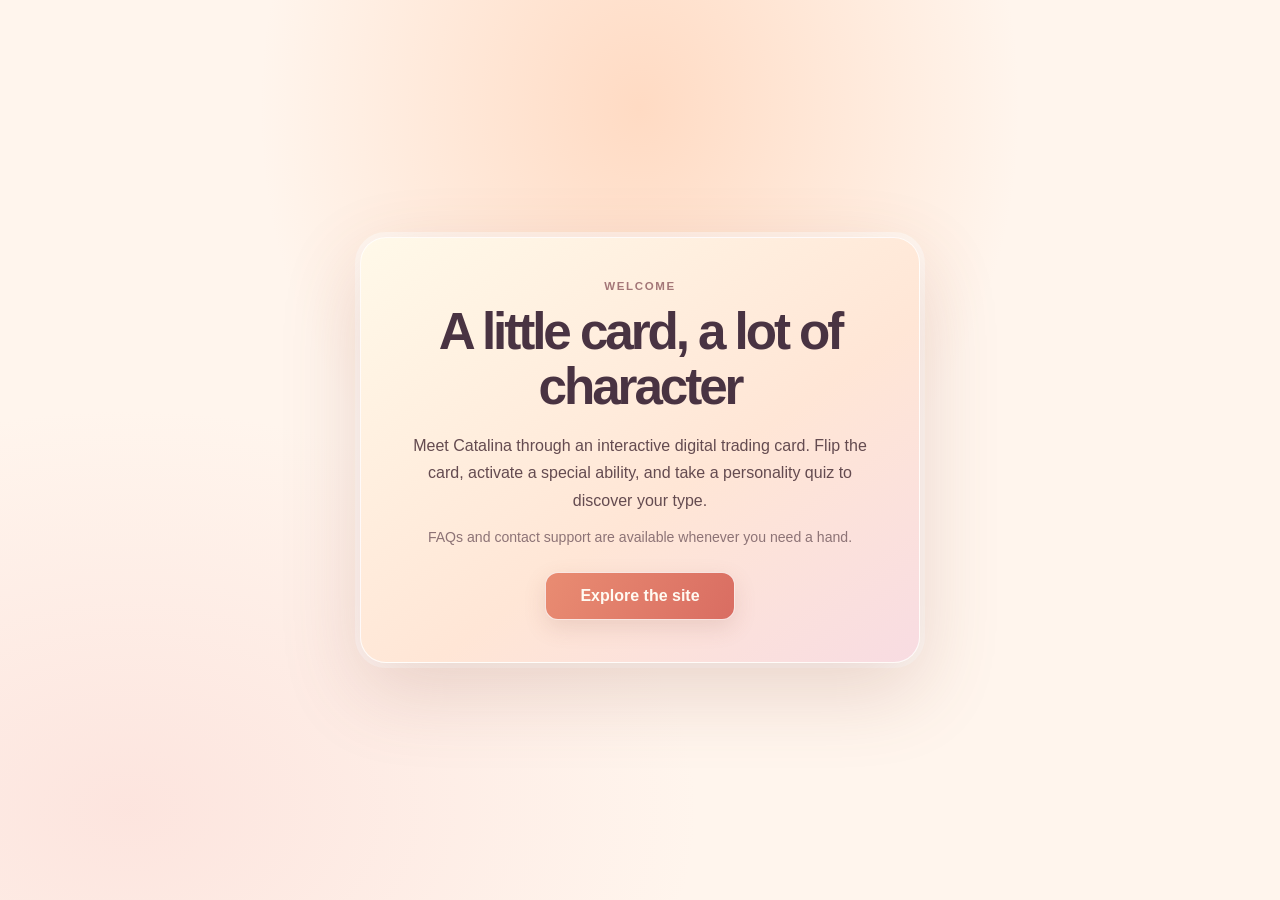
<file: index.html>
<!doctype html>
<html lang="en">
  <head>
    <meta charset="utf-8">
    <meta name="viewport" content="width=device-width, initial-scale=1">
    <meta name="theme-color" content="#fff5ed">
    <title>Welcome | Catalina's Digital Trading Card</title>
    <link rel="stylesheet" href="welcome.css">
  </head>
  <body>
    <main class="welcome-page">
      <section class="welcome-card" aria-labelledby="welcome-title">
        <p class="welcome-eyebrow">WELCOME</p>
        <h1 id="welcome-title">A little card, a lot of character</h1>
        <p class="welcome-description">Meet Catalina through an interactive digital trading card. Flip the card, activate a special ability, and take a personality quiz to discover your type.</p>
        <p class="welcome-hint">FAQs and contact support are available whenever you need a hand.</p>
        <a class="welcome-button" href="card.html">Explore the site</a>
      </section>
    </main>
  </body>
</html>
</file>
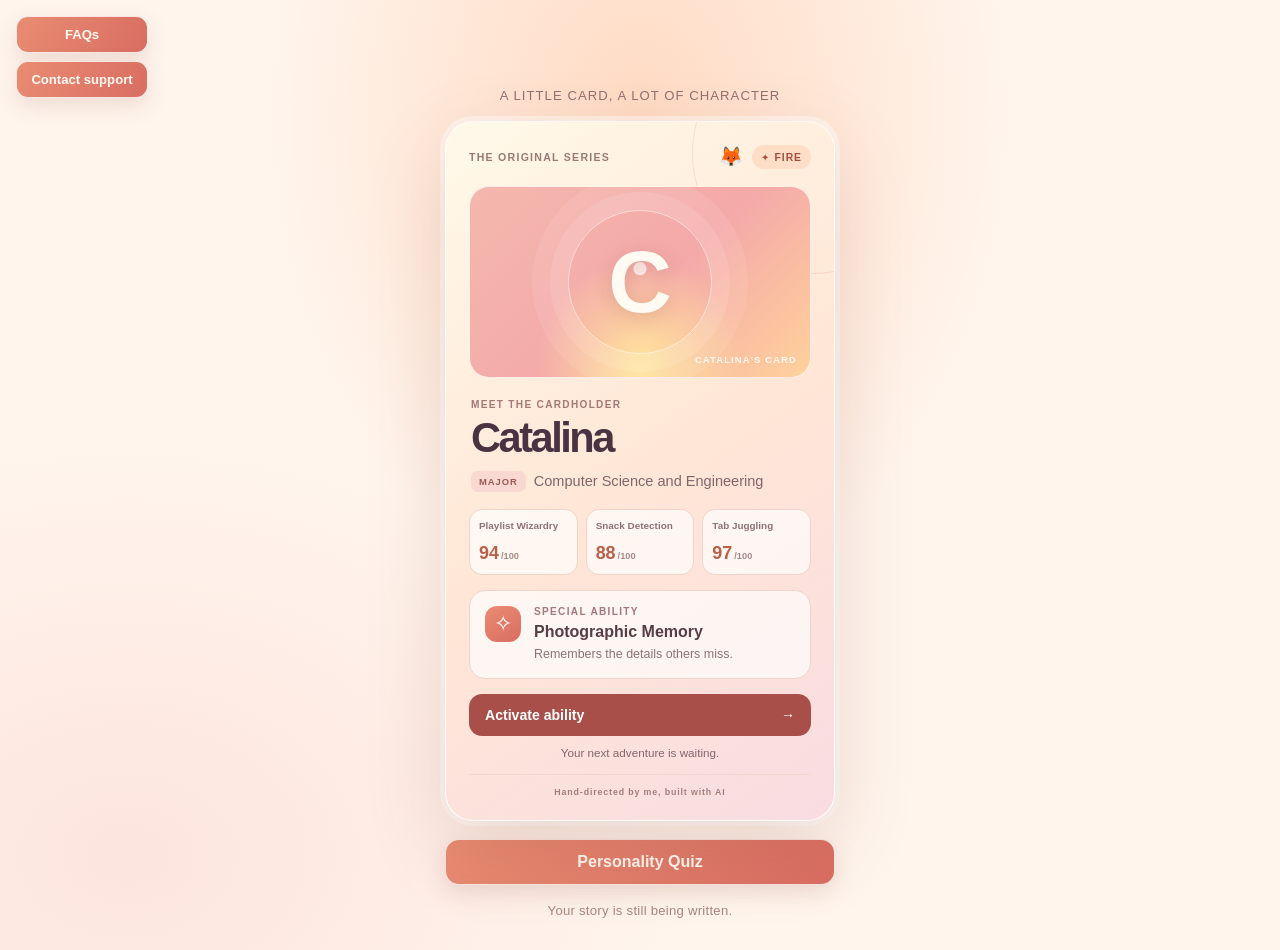
<file: card.html>
<!doctype html>
<html lang="en">
  <head>
    <meta charset="utf-8">
    <meta name="viewport" content="width=device-width, initial-scale=1">
    <meta name="theme-color" content="#fff5ed">
    <title>Catalina's Digital Trading Card</title>
    <link rel="stylesheet" href="style.css">
    <script src="script.js" defer></script>
  </head>
  <body>
    <main class="page">
      <nav class="help-links" aria-label="Help">
        <a href="faq.html">FAQs</a>
        <a href="contact.html">Contact support</a>
      </nav>

      <p class="page-label">A little card, a lot of character</p>

      <div class="card-scene" tabindex="0" aria-label="Catalina's trading card. Hover or focus to flip it.">
        <div class="card-flipper">
          <article class="trading-card card-face card-front" aria-labelledby="card-name">
            <div class="card-topline">
              <span class="card-series">THE ORIGINAL SERIES</span>
              <span class="card-topline-details">
                <span class="card-animal" role="img" aria-label="Fox">🦊</span>
                <span class="card-type"><span aria-hidden="true">✦</span> FIRE</span>
              </span>
            </div>

            <div class="portrait" aria-hidden="true">
              <span class="portrait-orbit"></span>
              <span class="portrait-initial">C</span>
              <span class="portrait-caption">CATALINA'S CARD</span>
            </div>

            <section class="identity">
              <p class="eyebrow">MEET THE CARDHOLDER</p>
              <h1 id="card-name">Catalina</h1>
              <p class="major"><span class="label">MAJOR</span> Computer Science and Engineering</p>
            </section>

            <section class="stats" aria-label="Card stats">
              <div class="stat">
                <span class="stat-name">Playlist Wizardry</span>
                <span class="stat-value">94<small>/100</small></span>
              </div>
              <div class="stat">
                <span class="stat-name">Snack Detection</span>
                <span class="stat-value">88<small>/100</small></span>
              </div>
              <div class="stat">
                <span class="stat-name">Tab Juggling</span>
                <span class="stat-value">97<small>/100</small></span>
              </div>
            </section>

            <section class="ability" aria-labelledby="ability-title">
              <div class="ability-icon" aria-hidden="true">✧</div>
              <div>
                <p class="eyebrow">SPECIAL ABILITY</p>
                <h2 id="ability-title">Photographic Memory</h2>
                <p class="ability-copy">Remembers the details others miss.</p>
              </div>
            </section>

            <button class="activate-button" type="button" aria-pressed="false">
              Activate ability
              <span aria-hidden="true">&rarr;</span>
            </button>
            <p class="card-status" aria-live="polite">Your next adventure is waiting.</p>

            <div class="card-footer">
              <span>Hand-directed by me, built with AI</span>
            </div>
          </article>

          <div class="trading-card card-face card-back" aria-hidden="true">
            <span class="back-label">CATALINA · FIRE TYPE</span>
            <svg class="back-flame" viewBox="0 0 300 400" role="img" aria-label="A pastel fire-colored flame">
              <defs>
                <linearGradient id="flame-gradient" x1="0" x2="1" y1="1" y2="0">
                  <stop offset="0" stop-color="#ef8d7e"/>
                  <stop offset="0.55" stop-color="#f6b27d"/>
                  <stop offset="1" stop-color="#ffe5a6"/>
                </linearGradient>
              </defs>
              <path fill="url(#flame-gradient)" d="M157 7c18 67 83 85 70 159 32-18 44-54 40-83 43 55 49 102 34 157-19 72-78 119-151 119S17 311 17 237c0-69 49-119 93-188-3 53 14 76 27 92 13-43 24-87 20-134Z"/>
              <path fill="#fff2c9" d="M155 140c2 39-24 59-22 96-23-10-34-29-34-50-26 31-37 57-32 86 7 42 42 69 86 69s79-28 86-70c7-43-20-72-39-98 0 23-10 39-24 48 4-32-8-58-21-81Z"/>
              <path fill="#f7be78" d="M153 220c-8 28-29 38-29 66 0 19 13 34 30 34s31-15 31-34c0-26-18-43-32-66Z"/>
            </svg>
            <span class="back-caption">A LITTLE SPARK. A LOT OF HEART.</span>
          </div>
        </div>
      </div>

      <section class="quiz-section" aria-labelledby="quiz-start">
        <button class="quiz-launch" id="quiz-start" type="button">Personality Quiz</button>
        <div class="quiz-panel" id="quiz-panel" hidden>
          <p class="quiz-progress" id="quiz-progress" aria-live="polite"></p>
          <h2 class="quiz-question" id="quiz-question"></h2>
          <div class="quiz-options" id="quiz-options" role="group" aria-labelledby="quiz-question"></div>
          <p class="quiz-result" id="quiz-result" aria-live="polite"></p>
          <button class="quiz-restart" id="quiz-restart" type="button" hidden>Take the quiz again</button>
        </div>
      </section>

      <p class="page-note">Your story is still being written.</p>
    </main>

  </body>
</html>
</file>
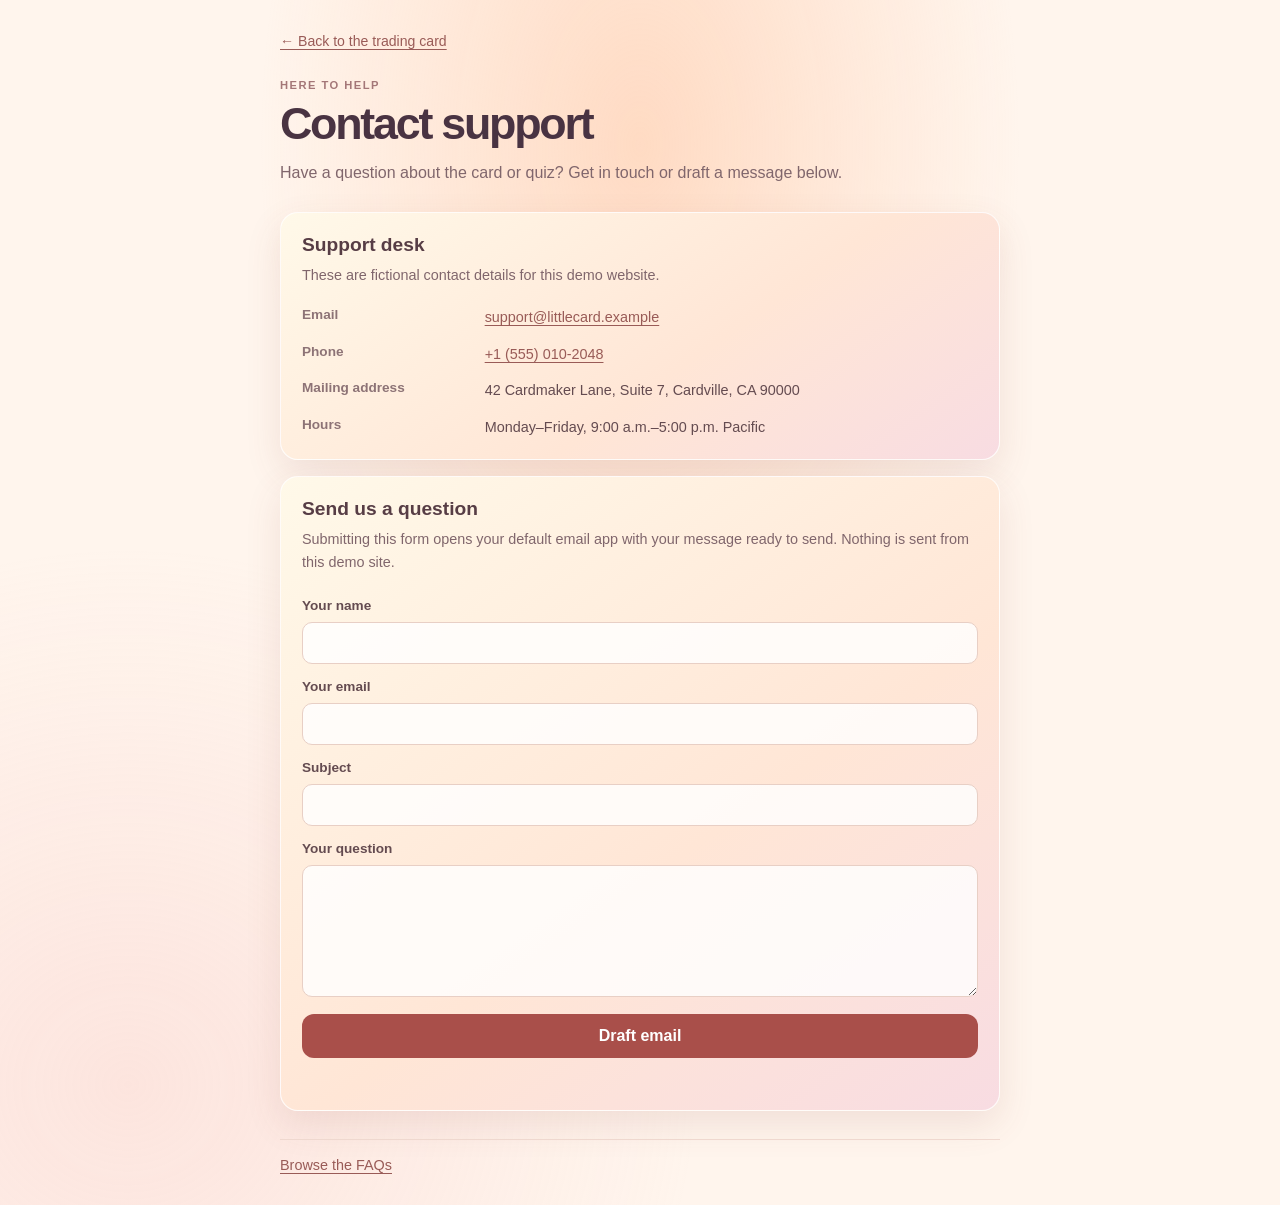
<file: contact.html>
<!doctype html>
<html lang="en">
  <head>
    <meta charset="utf-8">
    <meta name="viewport" content="width=device-width, initial-scale=1">
    <meta name="theme-color" content="#fff5ed">
    <title>Contact Support | Catalina's Digital Trading Card</title>
    <link rel="stylesheet" href="contact.css">
    <script src="contact.js" defer></script>
  </head>
  <body>
    <main class="help-page">
      <a class="back-link" href="card.html">&larr; Back to the trading card</a>
      <header class="help-header">
        <p class="eyebrow">HERE TO HELP</p>
        <h1>Contact support</h1>
        <p>Have a question about the card or quiz? Get in touch or draft a message below.</p>
      </header>

      <section class="contact-card" aria-labelledby="contact-details">
        <h2 id="contact-details">Support desk</h2>
        <p>These are fictional contact details for this demo website.</p>
        <dl class="contact-details">
          <div>
            <dt>Email</dt>
            <dd><a href="mailto:support@littlecard.example">support@littlecard.example</a></dd>
          </div>
          <div>
            <dt>Phone</dt>
            <dd><a href="tel:+15550102048">+1 (555) 010-2048</a></dd>
          </div>
          <div>
            <dt>Mailing address</dt>
            <dd>42 Cardmaker Lane, Suite 7, Cardville, CA 90000</dd>
          </div>
          <div>
            <dt>Hours</dt>
            <dd>Monday–Friday, 9:00 a.m.–5:00 p.m. Pacific</dd>
          </div>
        </dl>
      </section>

      <section class="contact-card form-card" aria-labelledby="question-title">
        <h2 id="question-title">Send us a question</h2>
        <p>Submitting this form opens your default email app with your message ready to send. Nothing is sent from this demo site.</p>
        <form id="question-form" novalidate>
          <label for="name">Your name</label>
          <input id="name" name="name" autocomplete="name" maxlength="100" required>

          <label for="email">Your email</label>
          <input id="email" name="email" type="email" autocomplete="email" maxlength="254" aria-describedby="email-error" required>
          <p class="form-error" id="email-error" role="alert" hidden>Please enter a valid email.</p>

          <label for="subject">Subject</label>
          <input id="subject" name="subject" maxlength="120" required>

          <label for="message">Your question</label>
          <textarea id="message" name="message" rows="6" maxlength="2000" required></textarea>

          <button type="submit">Draft email</button>
          <p class="form-status" id="form-status" aria-live="polite"></p>
        </form>
      </section>

      <footer class="help-footer">
        <a href="faq.html">Browse the FAQs</a>
      </footer>
    </main>
  </body>
</html>
</file>
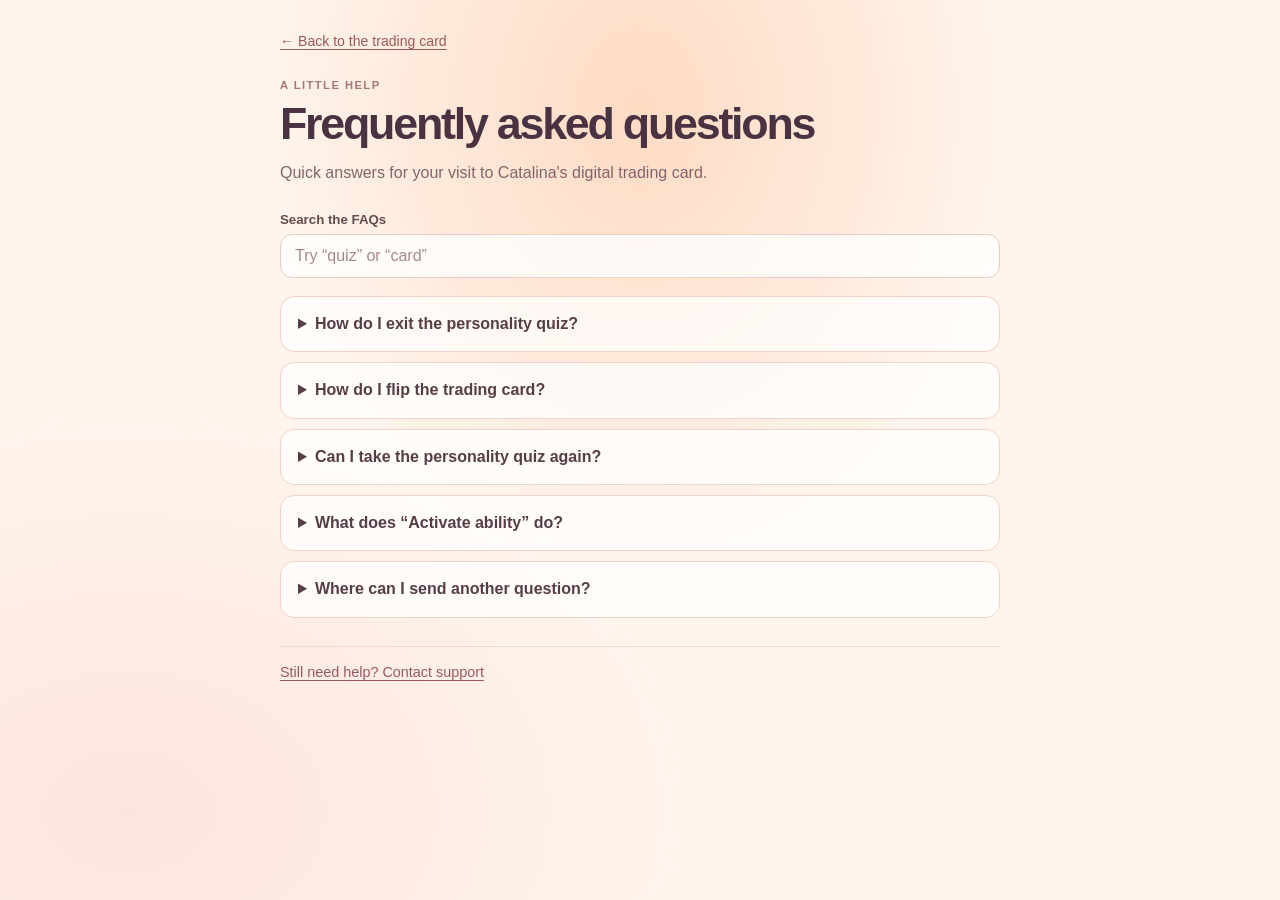
<file: faq.html>
<!doctype html>
<html lang="en">
  <head>
    <meta charset="utf-8">
    <meta name="viewport" content="width=device-width, initial-scale=1">
    <meta name="theme-color" content="#fff5ed">
    <title>FAQs | Catalina's Digital Trading Card</title>
    <link rel="stylesheet" href="faq.css">
    <script src="faq.js" defer></script>
  </head>
  <body>
    <main class="help-page">
      <a class="back-link" href="card.html">&larr; Back to the trading card</a>
      <header class="help-header">
        <p class="eyebrow">A LITTLE HELP</p>
        <h1>Frequently asked questions</h1>
        <p>Quick answers for your visit to Catalina's digital trading card.</p>
      </header>

      <label class="search-label" for="faq-search">Search the FAQs</label>
      <input id="faq-search" class="faq-search" type="search" placeholder="Try “quiz” or “card”">

      <section class="faq-list" aria-label="Frequently asked questions">
        <details class="faq-item">
          <summary>How do I exit the personality quiz?</summary>
          <p>Click or tap anywhere outside the quiz and the trading card. The quiz panel will close. To open it again, select <strong>Personality Quiz</strong> on the home page.</p>
        </details>
        <details class="faq-item">
          <summary>How do I flip the trading card?</summary>
          <p>On a device with a mouse, hover over the card. With a keyboard, tab to the card and focus it to see the back.</p>
        </details>
        <details class="faq-item">
          <summary>Can I take the personality quiz again?</summary>
          <p>Yes. After you see your result, choose <strong>Take the quiz again</strong> to start over with a fresh set of answers.</p>
        </details>
        <details class="faq-item">
          <summary>What does “Activate ability” do?</summary>
          <p>It toggles the card's special ability message. Select it again to return to the original message.</p>
        </details>
        <details class="faq-item">
          <summary>Where can I send another question?</summary>
          <p>Visit the <a href="contact.html">support page</a> for contact details and a form to draft an email.</p>
        </details>
      </section>
      <p class="no-results" id="no-results" hidden>No FAQs match that search. Try another word.</p>
      <footer class="help-footer">
        <a href="contact.html">Still need help? Contact support</a>
      </footer>
    </main>
  </body>
</html>
</file>
<file: welcome.css>
:root {
  color-scheme: light;
  font-family: "Trebuchet MS", Arial, sans-serif;
  background: #fff5ed;
  color: #493342;
  font-synthesis: none;
  text-rendering: optimizeLegibility;
}

* {
  box-sizing: border-box;
}

body {
  min-width: 320px;
  min-height: 100vh;
  margin: 0;
  background:
    radial-gradient(ellipse at 50% 12%, rgb(255 190 150 / 48%), transparent 42%),
    radial-gradient(ellipse at 10% 90%, rgb(247 190 188 / 30%), transparent 35%),
    #fff5ed;
}

.welcome-page {
  display: grid;
  min-height: 100vh;
  place-items: center;
  padding: 24px 18px;
}

.welcome-card {
  width: min(100%, 560px);
  padding: clamp(24px, 6vw, 42px);
  border: 1px solid rgb(255 255 255 / 82%);
  border-radius: 26px;
  background: linear-gradient(145deg, #fff9e9, #ffe6d6 58%, #f8dce2);
  box-shadow:
    0 28px 80px rgb(143 78 66 / 20%),
    0 0 0 5px rgb(255 255 255 / 45%);
  text-align: center;
}

.welcome-eyebrow {
  margin: 0 0 12px;
  color: #a47778;
  font-size: 0.72rem;
  font-weight: 800;
  letter-spacing: 0.14em;
}

.welcome-card h1 {
  margin: 0;
  color: #493342;
  font-size: clamp(2rem, 8vw, 3.2rem);
  letter-spacing: -0.06em;
  line-height: 1.08;
}

.welcome-description {
  margin: 18px 0 0;
  color: #644b50;
  font-size: 1rem;
  line-height: 1.7;
}

.welcome-hint {
  margin: 12px 0 24px;
  color: #8d7376;
  font-size: 0.88rem;
  line-height: 1.6;
}

.welcome-button {
  display: inline-block;
  min-width: 190px;
  padding: 14px 22px;
  border: 1px solid rgb(255 255 255 / 80%);
  border-radius: 13px;
  background: linear-gradient(120deg, #e98c72, #d96d62);
  box-shadow: 0 8px 22px rgb(143 78 66 / 15%);
  color: #fffaf2;
  font-weight: 800;
  text-decoration: none;
  transition: transform 180ms ease, filter 180ms ease;
}

.welcome-button:hover {
  transform: translateY(-2px);
  filter: brightness(1.05);
}

.welcome-button:focus-visible {
  outline: 3px solid #e49a80;
  outline-offset: 3px;
}

@media (prefers-reduced-motion: reduce) {
  *,
  *::before,
  *::after {
    scroll-behavior: auto !important;
    transition-duration: 0.01ms !important;
  }
}
</file>
<file: style.css>
:root {
  color-scheme: light;
  font-family: "Trebuchet MS", Arial, sans-serif;
  background: #fff5ed;
  color: #493342;
  font-synthesis: none;
  text-rendering: optimizeLegibility;
}

* {
  box-sizing: border-box;
}

body {
  min-width: 320px;
  min-height: 100vh;
  margin: 0;
  background:
    radial-gradient(ellipse at 50% 12%, rgb(255 190 150 / 48%), transparent 42%),
    radial-gradient(ellipse at 10% 90%, rgb(247 190 188 / 30%), transparent 35%),
    #fff5ed;
}

button {
  font: inherit;
}

.page {
  display: grid;
  min-height: 100vh;
  justify-items: center;
  align-content: center;
  gap: 18px;
  padding: 88px 18px 32px;
}

.page-label,
.page-note {
  margin: 0;
  color: #986d70;
  font-size: 0.82rem;
  letter-spacing: 0.08em;
  text-align: center;
}

.page-label {
  text-transform: uppercase;
}

.page-note {
  color: #aa8580;
  letter-spacing: 0.02em;
}

.help-links {
  position: absolute;
  top: 16px;
  left: 16px;
  z-index: 2;
  display: flex;
  flex-direction: column;
  gap: 8px;
  font-size: 0.82rem;
}

.help-links a {
  min-width: 132px;
  padding: 10px 14px;
  border: 1px solid rgb(255 255 255 / 82%);
  border-radius: 12px;
  background: linear-gradient(120deg, #e98c72, #d96d62);
  box-shadow: 0 8px 22px rgb(143 78 66 / 15%);
  color: #fffaf2;
  font-weight: 800;
  text-align: center;
  text-decoration: none;
  transition: transform 180ms ease, filter 180ms ease;
}

.help-links a:hover {
  transform: translateY(-2px);
  filter: brightness(1.05);
}

.help-links a:focus-visible {
  outline: 3px solid #e49a80;
  outline-offset: 3px;
}

.card-scene {
  width: min(100%, 390px);
  perspective: 1200px;
  outline: none;
}

.card-scene:focus-visible {
  border-radius: 28px;
  outline: 3px solid #e49a80;
  outline-offset: 7px;
}

.card-flipper {
  position: relative;
  transform-style: preserve-3d;
  transition: transform 700ms cubic-bezier(0.2, 0.75, 0.25, 1);
}

.card-scene:focus-visible .card-flipper {
  transform: rotateY(180deg);
}

@media (hover: hover) and (pointer: fine) {
  .card-scene:hover .card-flipper {
    transform: rotateY(180deg);
  }
}

.card-face {
  backface-visibility: hidden;
  -webkit-backface-visibility: hidden;
}

.trading-card {
  position: relative;
  width: 100%;
  overflow: hidden;
  padding: 23px;
  border: 1px solid rgb(255 255 255 / 82%);
  border-radius: 28px;
  background: linear-gradient(145deg, #fff9e9 0%, #ffe6d6 52%, #f8dce2 100%);
  box-shadow:
    0 28px 80px rgb(143 78 66 / 20%),
    0 0 0 5px rgb(255 255 255 / 45%);
}

.card-front {
  z-index: 1;
}

.card-back {
  position: absolute;
  inset: 0;
  display: grid;
  align-items: center;
  justify-items: center;
  padding: 0;
  transform: rotateY(180deg);
  border-color: rgb(255 255 255 / 75%);
  background:
    radial-gradient(ellipse at 50% 50%, rgb(255 244 197 / 80%), transparent 58%),
    linear-gradient(145deg, #f7c8bd, #f2a77f 48%, #edc8a8);
  color: #764d50;
}

.card-back::before {
  content: none;
}

.back-flame {
  position: absolute;
  top: 50%;
  left: 50%;
  width: 80%;
  height: 80%;
  transform: translate(-50%, -50%);
  filter: drop-shadow(0 12px 24px rgb(198 103 69 / 22%));
}

.back-label,
.back-caption {
  position: absolute;
  z-index: 1;
  color: rgb(105 58 62 / 82%);
  font-size: 0.62rem;
  font-weight: 800;
  letter-spacing: 0.14em;
  text-align: center;
}

.back-label {
  top: 22px;
}

.back-caption {
  bottom: 22px;
}

.trading-card::before {
  position: absolute;
  top: -90px;
  right: -100px;
  width: 240px;
  height: 240px;
  border: 1px solid rgb(198 118 98 / 17%);
  border-radius: 50%;
  content: "";
  pointer-events: none;
}

.card-topline,
.card-footer {
  display: flex;
  align-items: center;
  justify-content: space-between;
}

.card-topline {
  margin-bottom: 17px;
  color: #9b7876;
  font-size: 0.66rem;
  font-weight: 800;
  letter-spacing: 0.12em;
}

.card-number {
  color: #a34f3a;
}

.card-topline-details {
  display: inline-flex;
  align-items: center;
  gap: 7px;
}

.card-animal {
  font-size: 1.2rem;
  line-height: 1;
}

.card-type {
  display: inline-flex;
  align-items: center;
  gap: 5px;
  padding: 6px 9px;
  border-radius: 999px;
  background: #ffddc7;
  color: #a34f3a;
  font-size: 0.65rem;
  letter-spacing: 0.09em;
}

.portrait {
  position: relative;
  display: grid;
  height: 192px;
  overflow: hidden;
  place-items: center;
  border: 1px solid rgb(255 255 255 / 75%);
  border-radius: 20px;
  background:
    radial-gradient(circle at 50% 43%, rgb(255 255 255 / 76%) 0 3%, transparent 3.5%),
    radial-gradient(ellipse at 50% 95%, #ffe49c 0%, transparent 43%),
    linear-gradient(135deg, #f4b8ad, #f4a9a9 54%, #ffd19b);
}

.portrait-orbit {
  position: absolute;
  width: 144px;
  height: 144px;
  border: 1px solid rgb(255 255 255 / 55%);
  border-radius: 50%;
  box-shadow: 0 0 0 18px rgb(255 255 255 / 10%), 0 0 0 36px rgb(255 255 255 / 8%);
}

.portrait-initial {
  z-index: 1;
  color: #fffaf2;
  font-family: "Trebuchet MS", Arial, sans-serif;
  font-size: 5.5rem;
  font-weight: 700;
  line-height: 1;
  text-shadow: 0 4px 18px rgb(142 72 66 / 22%);
}

.portrait-caption {
  position: absolute;
  right: 13px;
  bottom: 12px;
  color: rgb(255 255 255 / 88%);
  font-size: 0.59rem;
  font-weight: 800;
  letter-spacing: 0.12em;
}

.identity {
  padding: 21px 2px 17px;
}

.eyebrow {
  margin: 0 0 6px;
  color: #a47778;
  font-size: 0.63rem;
  font-weight: 800;
  letter-spacing: 0.13em;
}

.identity h1 {
  margin: 0;
  color: #493342;
  font-family: "Trebuchet MS", Arial, sans-serif;
  font-size: clamp(2rem, 9vw, 2.6rem);
  letter-spacing: -0.06em;
  line-height: 1.05;
}

.major {
  display: flex;
  flex-wrap: wrap;
  align-items: center;
  gap: 8px;
  margin: 11px 0 0;
  color: #80666c;
  font-size: 0.91rem;
}

.label {
  padding: 5px 8px;
  border-radius: 7px;
  background: #f8d8d1;
  color: #995b57;
  font-size: 0.59rem;
  font-weight: 800;
  letter-spacing: 0.1em;
}

.stats {
  display: grid;
  grid-template-columns: repeat(3, minmax(0, 1fr));
  gap: 8px;
  margin: 0 0 15px;
}

.stat {
  display: grid;
  min-height: 66px;
  align-content: space-between;
  gap: 7px;
  padding: 10px 9px;
  border: 1px solid #f0d4ca;
  border-radius: 13px;
  background: rgb(255 255 255 / 68%);
}

.stat-name {
  color: #8d7376;
  font-size: 0.62rem;
  font-weight: 700;
  line-height: 1.25;
}

.stat-value {
  color: #b96048;
  font-family: "Trebuchet MS", Arial, sans-serif;
  font-size: 1.12rem;
  font-weight: 800;
}

.stat-value small {
  margin-left: 2px;
  color: #a78a87;
  font-family: "Trebuchet MS", Arial, sans-serif;
  font-size: 0.58rem;
  font-weight: 700;
}

.ability {
  display: flex;
  align-items: flex-start;
  gap: 13px;
  padding: 15px;
  border: 1px solid #f0d4ca;
  border-radius: 16px;
  background: rgb(255 255 255 / 68%);
}

.ability-icon {
  display: grid;
  flex: 0 0 36px;
  width: 36px;
  height: 36px;
  place-items: center;
  border-radius: 12px;
  background: linear-gradient(145deg, #e98c72, #d96d62);
  color: #fff;
  font-size: 1.35rem;
  font-weight: 500;
}

.ability h2 {
  margin: 0;
  color: #573d45;
  font-family: "Trebuchet MS", Arial, sans-serif;
  font-size: 1rem;
}

.ability-copy {
  margin: 4px 0 0;
  color: #8d7376;
  font-size: 0.78rem;
  line-height: 1.45;
}

.activate-button {
  display: flex;
  width: 100%;
  align-items: center;
  justify-content: space-between;
  margin-top: 15px;
  padding: 13px 16px;
  border: 0;
  border-radius: 13px;
  background: #a94f4a;
  color: #fff;
  cursor: pointer;
  font-size: 0.88rem;
  font-weight: 700;
  transition: background-color 180ms ease, transform 180ms ease;
}

.activate-button:hover {
  transform: translateY(-2px);
  background: #c66b58;
}

.activate-button:focus-visible {
  outline: 3px solid #e49a80;
  outline-offset: 3px;
}

.activate-button[aria-pressed="true"] {
  background: #a86d53;
}

.card-status {
  min-height: 1.1em;
  margin: 10px 0 0;
  color: #80666c;
  font-size: 0.73rem;
  text-align: center;
}

.card-footer {
  margin-top: 15px;
  padding-top: 12px;
  border-top: 1px solid #efd8cf;
  color: #a17e7c;
  font-size: 0.55rem;
  font-weight: 800;
  letter-spacing: 0.1em;
  justify-content: center;
  text-align: center;
}

.quiz-section {
  display: grid;
  width: min(100%, 390px);
  gap: 12px;
}

.quiz-launch,
.quiz-restart {
  width: 100%;
  padding: 13px 18px;
  border: 1px solid rgb(255 255 255 / 80%);
  border-radius: 14px;
  background: linear-gradient(120deg, #e98c72, #d96d62);
  box-shadow: 0 8px 22px rgb(143 78 66 / 15%);
  color: #fffaf2;
  cursor: pointer;
  font-weight: 800;
  transition: transform 180ms ease, filter 180ms ease;
}

.quiz-launch:hover,
.quiz-restart:hover {
  transform: translateY(-2px);
  filter: brightness(1.05);
}

.quiz-launch:focus-visible,
.quiz-restart:focus-visible,
.quiz-option:focus-visible {
  outline: 3px solid #e49a80;
  outline-offset: 3px;
}

.quiz-panel {
  padding: 20px;
  border: 1px solid rgb(255 255 255 / 82%);
  border-radius: 20px;
  background: linear-gradient(145deg, #fff9e9, #ffe6d6 58%, #f8dce2);
  box-shadow: 0 14px 36px rgb(143 78 66 / 14%);
}

.quiz-progress {
  margin: 0 0 8px;
  color: #a47778;
  font-size: 0.7rem;
  font-weight: 800;
  letter-spacing: 0.12em;
  text-transform: uppercase;
}

.quiz-question {
  margin: 0 0 14px;
  color: #493342;
  font-size: 1.1rem;
  line-height: 1.35;
}

.quiz-options {
  display: grid;
  gap: 8px;
}

.quiz-option {
  padding: 11px 12px;
  border: 1px solid #f0d4ca;
  border-radius: 11px;
  background: rgb(255 255 255 / 72%);
  color: #644b50;
  cursor: pointer;
  text-align: left;
  transition: background-color 160ms ease, border-color 160ms ease;
}

.quiz-option:hover {
  border-color: #e49a80;
  background: #fff2e7;
}

.quiz-result {
  margin: 14px 0 0;
  color: #80524c;
  font-size: 0.92rem;
  font-weight: 700;
  line-height: 1.5;
}

.quiz-restart {
  margin-top: 12px;
}

@media (max-width: 360px) {
  .trading-card {
    padding: 18px;
    border-radius: 23px;
  }

  .portrait {
    height: 168px;
  }
}

@media (prefers-reduced-motion: reduce) {
  *,
  *::before,
  *::after {
    scroll-behavior: auto !important;
    transition-duration: 0.01ms !important;
  }
}
</file>
<file: contact.css>
:root {
  color-scheme: light;
  font-family: "Trebuchet MS", Arial, sans-serif;
  background: #fff5ed;
  color: #493342;
  font-synthesis: none;
  text-rendering: optimizeLegibility;
}

* {
  box-sizing: border-box;
}

body {
  min-width: 320px;
  min-height: 100vh;
  margin: 0;
  background:
    radial-gradient(ellipse at 50% 12%, rgb(255 190 150 / 48%), transparent 42%),
    radial-gradient(ellipse at 10% 90%, rgb(247 190 188 / 30%), transparent 35%),
    #fff5ed;
}

a {
  color: #995b57;
  text-underline-offset: 3px;
}

a:hover {
  color: #a94f4a;
}

a:focus-visible,
input:focus-visible,
textarea:focus-visible,
button:focus-visible {
  border-radius: 4px;
  outline: 3px solid #e49a80;
  outline-offset: 3px;
}

.help-page {
  width: min(100% - 36px, 720px);
  margin: 0 auto;
  padding: 32px 0;
}

.back-link {
  display: inline-block;
  margin-bottom: 30px;
  font-size: 0.88rem;
}

.help-header {
  margin-bottom: 26px;
}

.eyebrow {
  margin: 0 0 8px;
  color: #a47778;
  font-size: 0.7rem;
  font-weight: 800;
  letter-spacing: 0.13em;
}

h1 {
  margin: 0;
  color: #493342;
  font-size: clamp(2rem, 7vw, 2.8rem);
  letter-spacing: -0.05em;
  line-height: 1.1;
}

.help-header > p:last-child,
.contact-card > p {
  margin: 12px 0 0;
  color: #80666c;
  line-height: 1.6;
}

.contact-card {
  margin-top: 16px;
  padding: 21px;
  border: 1px solid rgb(255 255 255 / 82%);
  border-radius: 18px;
  background: linear-gradient(145deg, #fff9e9, #ffe6d6 58%, #f8dce2);
  box-shadow: 0 14px 36px rgb(143 78 66 / 12%);
}

.contact-card h2 {
  margin: 0;
  color: #573d45;
  font-size: 1.2rem;
}

.contact-card > p {
  margin-top: 8px;
  font-size: 0.9rem;
}

.contact-details {
  display: grid;
  gap: 15px;
  margin: 20px 0 0;
}

.contact-details div {
  display: grid;
  grid-template-columns: minmax(110px, 0.35fr) 1fr;
  gap: 10px;
}

.contact-details dt {
  color: #8d7376;
  font-size: 0.85rem;
  font-weight: 700;
}

.contact-details dd {
  margin: 0;
  color: #644b50;
  font-size: 0.9rem;
  line-height: 1.5;
  overflow-wrap: anywhere;
}

.form-card form {
  display: grid;
  gap: 9px;
  margin-top: 18px;
}

.form-card label {
  margin-top: 6px;
  color: #644b50;
  font-size: 0.85rem;
  font-weight: 700;
}

.form-card input,
.form-card textarea {
  width: 100%;
  padding: 11px 12px;
  border: 1px solid #e8cfc5;
  border-radius: 10px;
  background: rgb(255 255 255 / 82%);
  color: #493342;
  font: inherit;
}

.form-card textarea {
  resize: vertical;
}

.form-card button {
  margin-top: 8px;
  padding: 13px 18px;
  border: 0;
  border-radius: 12px;
  background: #a94f4a;
  color: #fff;
  cursor: pointer;
  font: inherit;
  font-weight: 700;
}

.form-card button:hover {
  background: #c66b58;
}

.form-status {
  min-height: 1.4em;
  margin: 2px 0 0;
  color: #80524c;
  font-size: 0.88rem;
  line-height: 1.5;
}

.form-error {
  margin: 0;
  color: #b42318;
  font-size: 0.85rem;
  font-weight: 700;
  line-height: 1.5;
}

.help-footer {
  margin-top: 28px;
  padding-top: 17px;
  border-top: 1px solid #efd8cf;
  font-size: 0.9rem;
}

@media (max-width: 480px) {
  .contact-card {
    padding: 17px;
  }

  .contact-details div {
    grid-template-columns: 1fr;
    gap: 3px;
  }
}

@media (prefers-reduced-motion: reduce) {
  *,
  *::before,
  *::after {
    scroll-behavior: auto !important;
    transition-duration: 0.01ms !important;
  }
}
</file>
<file: faq.css>
:root {
  color-scheme: light;
  font-family: "Trebuchet MS", Arial, sans-serif;
  background: #fff5ed;
  color: #493342;
  font-synthesis: none;
  text-rendering: optimizeLegibility;
}

* {
  box-sizing: border-box;
}

body {
  min-width: 320px;
  min-height: 100vh;
  margin: 0;
  background:
    radial-gradient(ellipse at 50% 12%, rgb(255 190 150 / 48%), transparent 42%),
    radial-gradient(ellipse at 10% 90%, rgb(247 190 188 / 30%), transparent 35%),
    #fff5ed;
}

a {
  color: #995b57;
  text-underline-offset: 3px;
}

a:hover {
  color: #a94f4a;
}

a:focus-visible,
.faq-search:focus-visible,
.faq-item summary:focus-visible {
  border-radius: 4px;
  outline: 3px solid #e49a80;
  outline-offset: 3px;
}

.help-page {
  width: min(100% - 36px, 720px);
  margin: 0 auto;
  padding: 32px 0;
}

.back-link {
  display: inline-block;
  margin-bottom: 30px;
  font-size: 0.88rem;
}

.help-header {
  margin-bottom: 26px;
}

.eyebrow {
  margin: 0 0 8px;
  color: #a47778;
  font-size: 0.7rem;
  font-weight: 800;
  letter-spacing: 0.13em;
}

h1 {
  margin: 0;
  color: #493342;
  font-size: clamp(2rem, 7vw, 2.8rem);
  letter-spacing: -0.05em;
  line-height: 1.1;
}

.help-header > p:last-child {
  margin: 12px 0 0;
  color: #80666c;
  line-height: 1.6;
}

.search-label {
  display: block;
  margin-bottom: 7px;
  color: #644b50;
  font-size: 0.83rem;
  font-weight: 700;
}

.faq-search {
  width: 100%;
  padding: 12px 14px;
  border: 1px solid #e8cfc5;
  border-radius: 12px;
  background: rgb(255 255 255 / 78%);
  color: #493342;
  font: inherit;
}

.faq-search::placeholder {
  color: #a78a87;
}

.faq-list {
  display: grid;
  gap: 10px;
  margin-top: 18px;
}

.faq-item {
  padding: 0 17px;
  border: 1px solid #f0d4ca;
  border-radius: 14px;
  background: rgb(255 255 255 / 72%);
}

.faq-item summary {
  padding: 16px 0;
  color: #573d45;
  cursor: pointer;
  font-weight: 700;
  line-height: 1.4;
}

.faq-item p {
  margin: -2px 0 16px;
  color: #80666c;
  font-size: 0.92rem;
  line-height: 1.6;
}

.no-results {
  margin: 20px 0 0;
  color: #80666c;
}

.help-footer {
  margin-top: 28px;
  padding-top: 17px;
  border-top: 1px solid #efd8cf;
  font-size: 0.9rem;
}

@media (prefers-reduced-motion: reduce) {
  *,
  *::before,
  *::after {
    scroll-behavior: auto !important;
    transition-duration: 0.01ms !important;
  }
}
</file>
